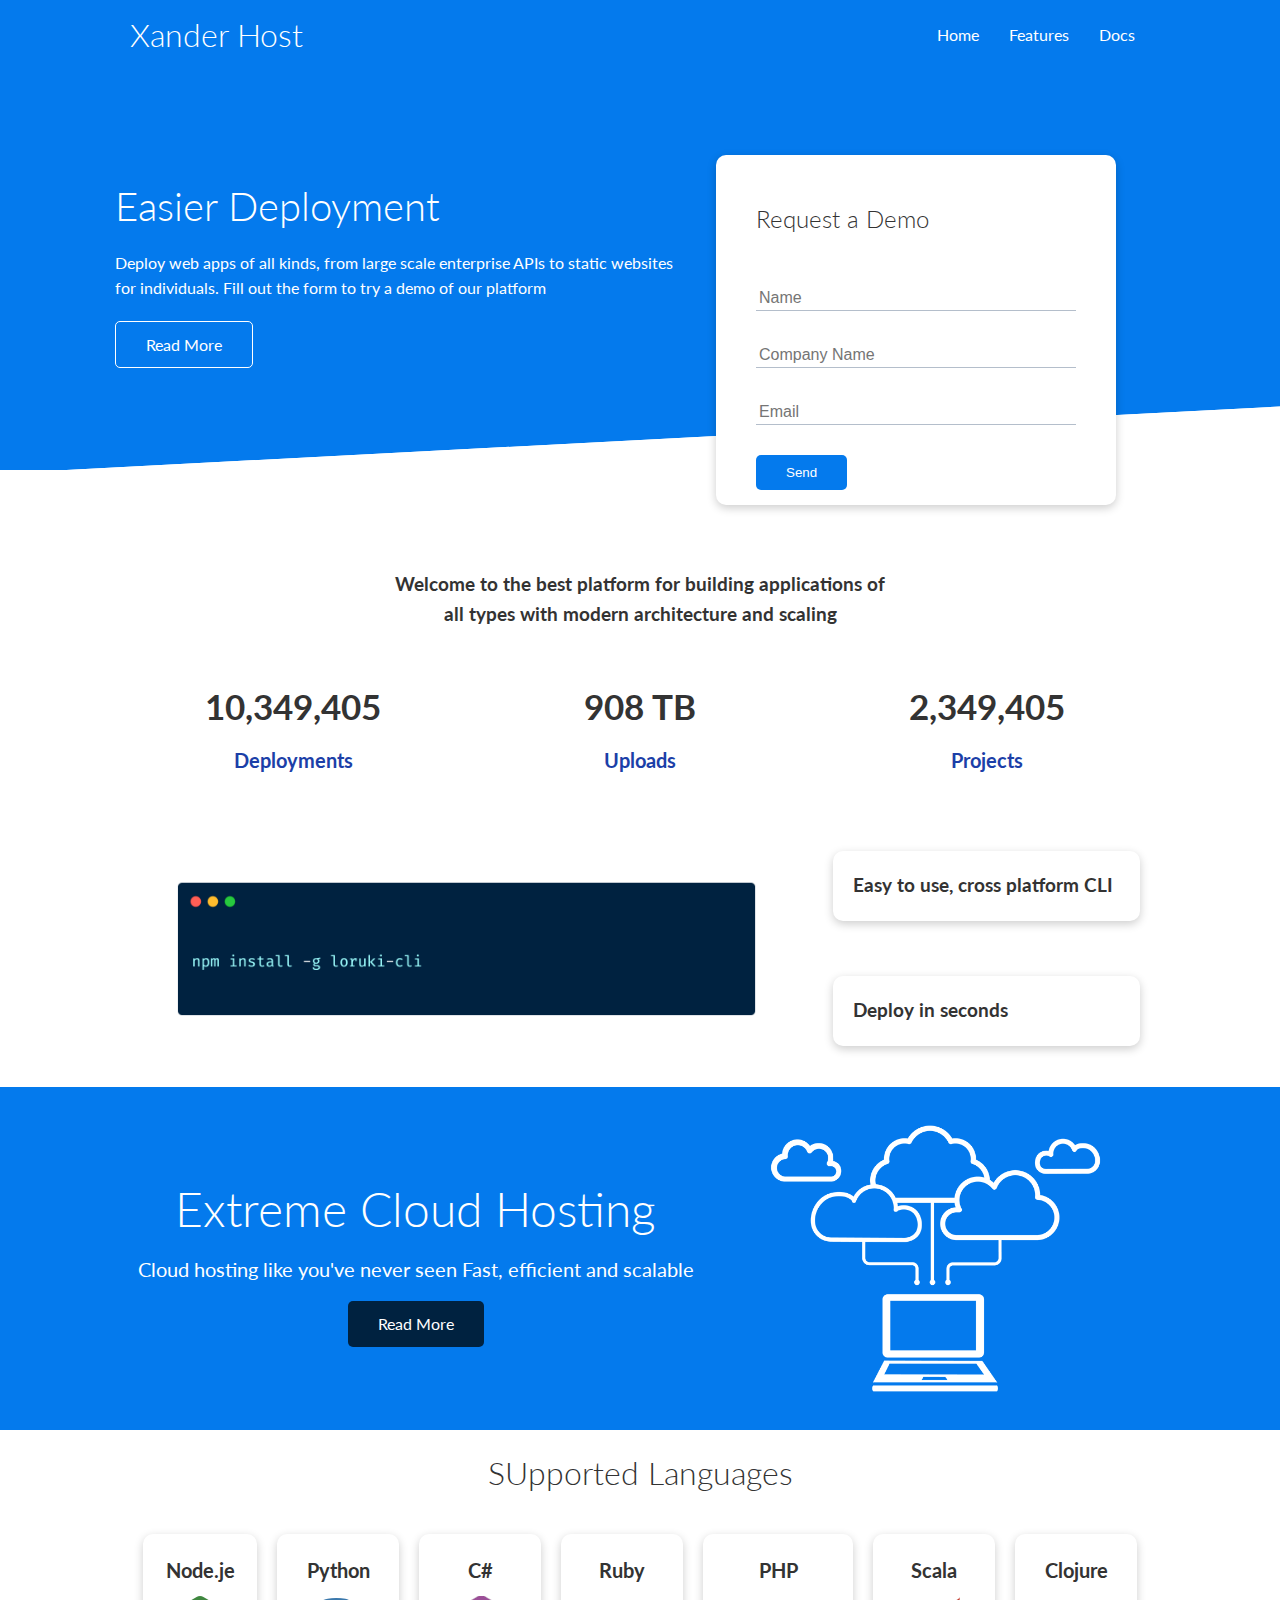
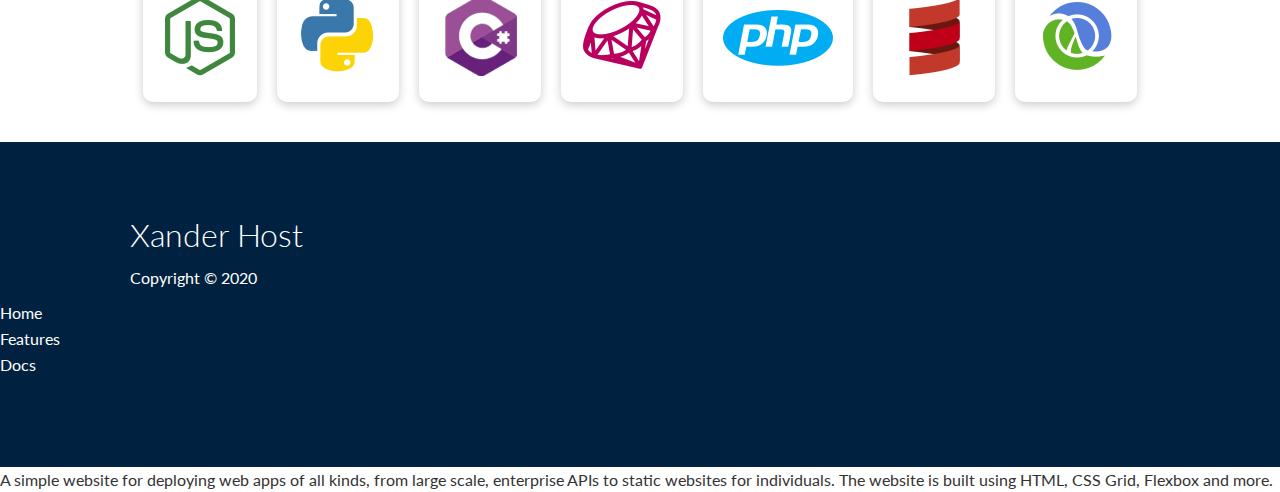
<file: index.html>
<!DOCTYPE html>
<html lang="en">
<head>
    <meta charset="UTF-8">
    <meta name="viewport" content="width=device-width, initial-scale=1.0">
    <link rel="stylesheet" href="https://cdnjs.cloudflare.com/ajax/libs/font-awesome/5.15.1/css/all.min.css" integrity="sha512-+4zCK9k+qNFUR5X+cKL9EIR+ZOhtIloNl9GIKS57V1MyNsYpYcUrUeQc9vNfzsWfV28IaLL3i96P9sdNyeRssA==" crossorigin="anonymous" />
    <link rel="stylesheet" href="css/utilities.css">
    <link rel="stylesheet" href="css/style.css">
    <title>Xander Host | Cloud Hosting For Everyone</title>
</head>
<body>
    <!-- Navbar -->
    <div class="navbar">
        <div class="container flex">
            <h1 class="logo"> Xander Host</h1>
            <nav>
                <ul>
                    <li><a href="index.html">Home</a></li>
                    <li><a href="features.html">Features</a></li>
                    <li><a href="docs.html">Docs</a></li>
                </ul>
            </nav>
        </div>
    </div>

    <!-- Showcase -->
    <section class="showcase">
        <div class="container grid">
            <div class="showcase-text">
                <h1>Easier Deployment</h1>
                <p>Deploy web apps of all kinds, from
                large scale enterprise APIs to static
                websites for individuals. Fill out the
                form to try a demo of our platform</p>
                <a href="features.html" class="btn btn-outline">Read More</a>
            </div>

            <div class="showcase-form card">
                <h2>Request a Demo</h2>
                <form name="contact" method="POST" netlify-honeypot="bot-field" data-netlify="true">
                    <input type="hidden" name="form-name" value="contact">
                    <p class="hidden">
                        <label>Don’t fill this out if you're human: <input name="bot-field" /></label>
                    </p>
                    <div class="form-control">
                        <input type="text" name="name" placeholder="Name" required>
                    </div>
                    <div class="form-control">
                        <input type="text" name="company" placeholder="Company Name" required>
                    </div>
                    <div class="form-control">
                        <input type="email" name="email" placeholder="Email" required>
                    </div>
                </form>
                <input type="submit" value="Send" class="btn btn-primary">
            </div>
        </div>
    </section>

    <!-- Stats -->
    <section class="stats">
        <div class="container">
            <h3 class="stats-heading text-center my-1">
                Welcome to the best platform for building applications of all types with modern architecture and scaling
            </h3>

            <div class="grid grid-3 text-center my-4">
                <div>
                    <i class="fas fa-server fa-3x"></i>
                    <h3>10,349,405</h3>
                    <p class="text-secondary">Deployments</p>
                </div>
                <div>
                    <i class="fas fa-upload fa-3x"></i>
                    <h3>908 TB</h3>
                    <p class="text-secondary">Uploads</p>
                </div>
                <div>
                    <i class="fas fa-project-diagram fa-3x"></i>
                    <h3>2,349,405</h3>
                    <p class="text-secondary">Projects</p>
                </div>
            </div>
        </div>
    </section>

    <!-- Cli -->
    <section class="cli">
        <div class="container grid">
            <img src="images/cli.png" alt="">
            <div class="card">
                <h3>Easy to use, cross platform CLI</h3>
            </div>
            <div class="card">
                <h3>Deploy in seconds</h3>
            </div>
        </div>
    </section>

    <!-- Cloud -->
    <section class="cloud bg-primary my-2 py-2">
        <div class="container grid">
            <div class="text-center">
                <h2 class="lg">Extreme Cloud Hosting</h2>
                <p class="lead my-1">Cloud hosting like you've never seen
                Fast, efficient and scalable</p>
                <a href="features.html" class="btn btn-dark">Read More</a>
            </div>
            <img src="images/cloud.png" alt="">
        </div>
    </section>

    <!-- Languages -->
    <section class="languages">
        <h2 class="md text-center my-2">
            SUpported Languages
        </h2>
        <div class="container flex">
            <div class="card">
                <h4>Node.je</h4>
                <img src="images/logos/node.png" alt="">
            </div>
            <div class="card">
                <h4>Python</h4>
                <img src="images/logos/python.png" alt="">
              </div>
              <div class="card">
                <h4>C#</h4>
                <img src="images/logos/csharp.png" alt="">
              </div>
              <div class="card">
                <h4>Ruby</h4>
                <img src="images/logos/ruby.png" alt="">
              </div>
              <div class="card">
                <h4>PHP</h4>
                <img src="images/logos/php.png" alt="">
              </div>
              <div class="card">
                <h4>Scala</h4>
                <img src="images/logos/scala.png" alt="">
              </div>
              <div class="card">
                <h4>Clojure</h4>
                <img src="images/logos/clojure.png" alt="">
              </div>
        </div>
    </section>

    <!-- Footer -->
    <footer class="footer bg-dark py-5">
        <div class="container grid grid-3">
            <div>
                <h1>Xander Host</h1>
                <p>Copyright &copy; 2020</p>
            </div>
        </div>
        <nav>
            <ul>
                <li><a href="index.html"></a>Home</li>
                <li><a href="features.html"></a>Features</li>
                <li><a href="docs.html"></a>Docs</li>
            </ul>
        </nav>
        <div class="social">
            <a href="#"><i class="fab fa-github fa-2x"></i></a>
            <a href="#"><i class="fab fa-facebook fa-2x"></i></a>
            <a href="#"><i class="fab fa-linkedin fa-2x"></i></a>
            <a href="#"><i class="fab fa-twitter fa-2x"></i></a>
        </div>
    </footer>
</body>
</html>

A simple website for deploying web apps of all kinds, from large scale, enterprise APIs to static websites for individuals. The website is built using HTML, CSS Grid, Flexbox and more.
</file>
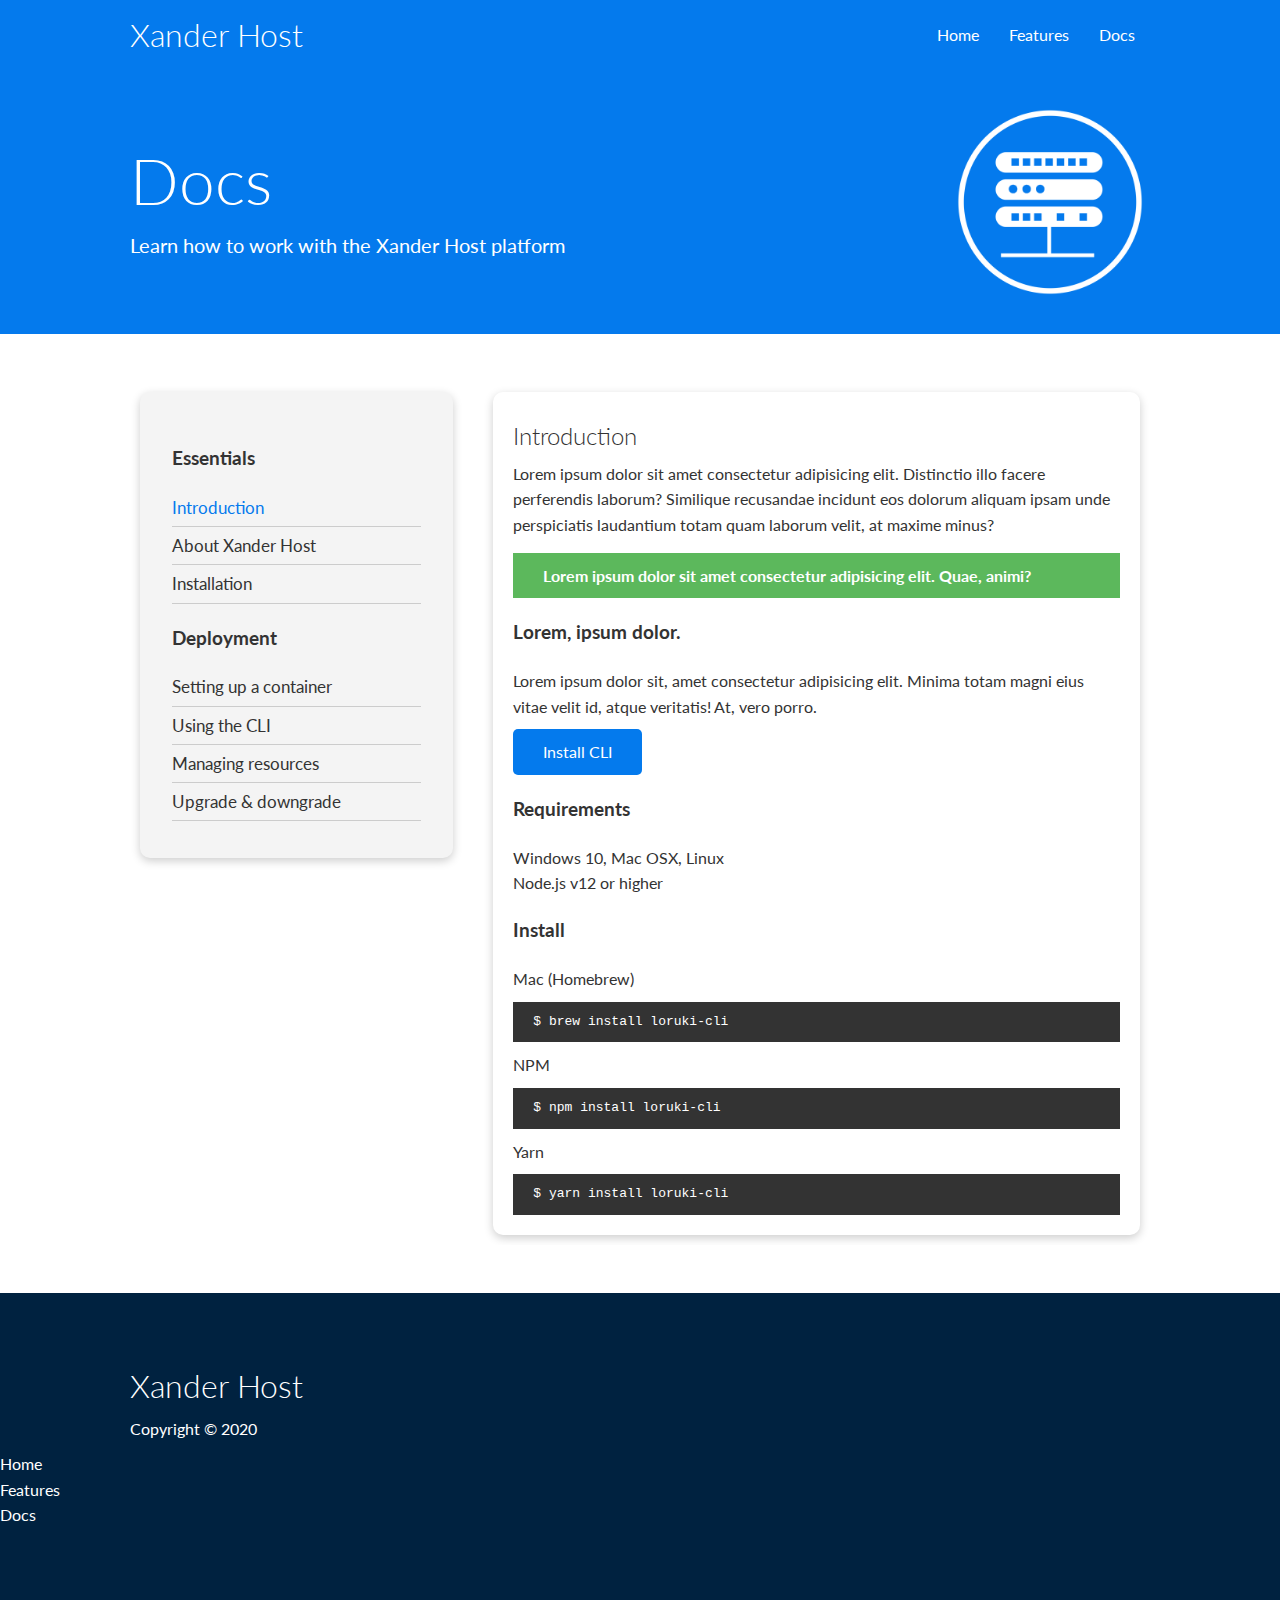
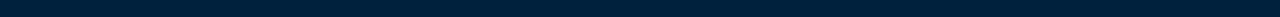
<file: docs.html>
<!DOCTYPE html>
<html lang="en">
<head>
    <meta charset="UTF-8">
    <meta name="viewport" content="width=device-width, initial-scale=1.0">
    <link rel="stylesheet" href="https://cdnjs.cloudflare.com/ajax/libs/font-awesome/5.15.1/css/all.min.css" integrity="sha512-+4zCK9k+qNFUR5X+cKL9EIR+ZOhtIloNl9GIKS57V1MyNsYpYcUrUeQc9vNfzsWfV28IaLL3i96P9sdNyeRssA==" crossorigin="anonymous" />
    <link rel="stylesheet" href="css/utilities.css">
    <link rel="stylesheet" href="css/style.css">
    <title>Xander Host | Cloud Hosting For Everyone</title>
</head>
<body>
    <!-- Navbar -->
    <div class="navbar">
        <div class="container flex">
            <h1 class="logo"> Xander Host</h1>
            <nav>
                <ul>
                    <li><a href="index.html">Home</a></li>
                    <li><a href="features.html">Features</a></li>
                    <li><a href="docs.html">Docs</a></li>
                </ul>
            </nav>
        </div>
    </div>

   <!-- Head -->
   <section class="docs-head bg-primary py-3">
       <div class="container grid">
           <div>
               <h1 class="xl">Docs</h1>
               <p class="lead">
                Learn how to work with the Xander Host platform
               </p>
           </div>
           <img src="images/server.png" alt="">
       </div>
   </section>

   <!-- Docs main -->
   <section class="docs-main my-4">
    <div class="container grid">
        <div class="card bg-light p-3">
            <h3 class="my-2">Essentials</h3>
            <nav>
                <ul>
                    <li><a class="text-primary" href="#">Introduction</a></li>
                    <li><a href="#">About Xander Host</a></li>
                    <li><a href="#">Installation</a></li>
                </ul>
            </nav>

            <h3 class="my-2">Deployment</h3>
            <nav>
                <ul>
                    <li><a href="#">Setting up a container</a></li>
                        <li><a href="#">Using the CLI</a></li>
                        <li><a href="#">Managing resources</a></li>
                        <li><a href="#">Upgrade & downgrade</a></li>
                </ul>
            </nav>
        </div>
        <div class="card">
            <h2>Introduction</h2>
            <p>Lorem ipsum dolor sit amet consectetur adipisicing elit. Distinctio illo facere perferendis laborum? Similique recusandae incidunt eos dolorum aliquam ipsam unde perspiciatis laudantium totam quam laborum velit, at maxime minus?</p>

            <div class="alert alert-success">
                <i class="fas fa-info"></i> Lorem ipsum dolor sit amet consectetur adipisicing elit. Quae, animi?
            </div>

            <h3>Lorem, ipsum dolor.</h3>
            <p>Lorem ipsum dolor sit, amet consectetur adipisicing elit. Minima totam magni eius vitae velit id, atque veritatis! At, vero porro.</p>
            <a href="#" class="btn btn-primary">Install CLI</a>

            <h3>Requirements</h3>
            <ul>
                <li>Windows 10, Mac OSX, Linux</li>
                <li>Node.js v12 or higher</li>
            </ul>

            <h3>Install</h3>
            <p>Mac (Homebrew)</p>
            <pre><code>$ brew install loruki-cli</code></pre>
            <p>NPM</p>
            <pre><code>$ npm install loruki-cli</code></pre>
            <p>Yarn</p>
            <pre><code>$ yarn install loruki-cli</code></pre>
            </div>
        </div>
    </div>
</section>

    <!-- Footer -->
    <footer class="footer bg-dark py-5">
        <div class="container grid grid-3">
            <div>
                <h1>Xander Host</h1>
                <p>Copyright &copy; 2020</p>
            </div>
        </div>
        <nav>
            <ul>
                <li><a href="index.html"></a>Home</li>
                <li><a href="features.html"></a>Features</li>
                <li><a href="docs.html"></a>Docs</li>
            </ul>
        </nav>
        <div class="social">
            <a href="#"><i class="fab fa-github fa-2x"></i></a>
            <a href="#"><i class="fab fa-facebook fa-2x"></i></a>
            <a href="#"><i class="fab fa-linkedin fa-2x"></i></a>
            <a href="#"><i class="fab fa-twitter fa-2x"></i></a>
        </div>
    </footer>
</body>
</html>
</file>
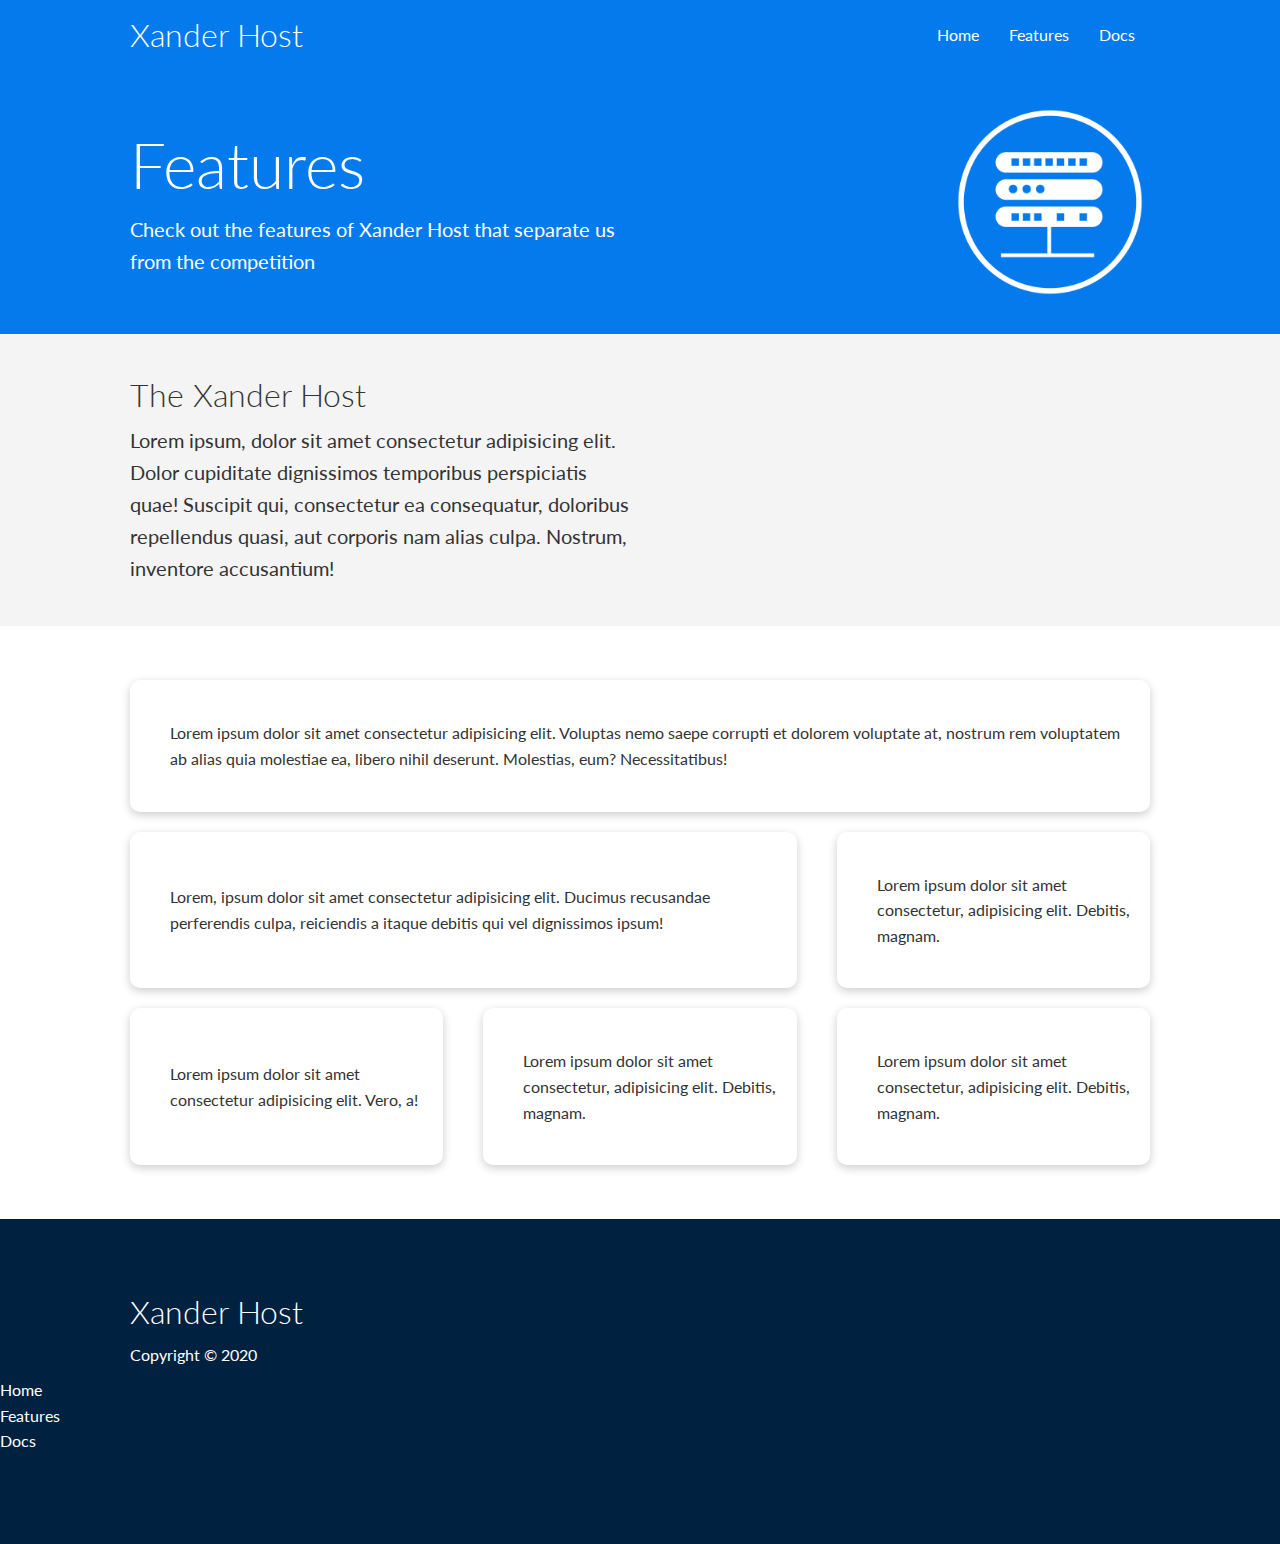
<file: features.html>
<!DOCTYPE html>
<html lang="en">
<head>
    <meta charset="UTF-8">
    <meta name="viewport" content="width=device-width, initial-scale=1.0">
    <link rel="stylesheet" href="https://cdnjs.cloudflare.com/ajax/libs/font-awesome/5.15.1/css/all.min.css" integrity="sha512-+4zCK9k+qNFUR5X+cKL9EIR+ZOhtIloNl9GIKS57V1MyNsYpYcUrUeQc9vNfzsWfV28IaLL3i96P9sdNyeRssA==" crossorigin="anonymous" />
    <link rel="stylesheet" href="css/utilities.css">
    <link rel="stylesheet" href="css/style.css">
    <title>Xander Host | Cloud Hosting For Everyone</title>
</head>
<body>
    <!-- Navbar -->
    <div class="navbar">
        <div class="container flex">
            <h1 class="logo"> Xander Host</h1>
            <nav>
                <ul>
                    <li><a href="index.html">Home</a></li>
                    <li><a href="features.html">Features</a></li>
                    <li><a href="docs.html">Docs</a></li>
                </ul>
            </nav>
        </div>
    </div>

   <!-- Head -->
   <section class="features-head bg-primary py-3">
       <div class="container grid">
           <div>
               <h1 class="xl">Features</h1>
               <p class="lead">
                   Check out the features of Xander Host that
                   separate us from the competition
               </p>
           </div>
           <img src="images/server.png" alt="">
       </div>
   </section>

   <!-- Sub Head -->
   <section class="features-sub-head bg-light py-3">
       <div class="container grid">
           <div>
               <h1 class="md">The Xander Host</h1>
               <p class="lead">
                Lorem ipsum, dolor sit amet consectetur 
                adipisicing elit. Dolor cupiditate 
                dignissimos temporibus perspiciatis quae! 
                Suscipit qui, consectetur ea consequatur, 
                doloribus repellendus quasi, aut corporis 
                nam alias culpa. Nostrum, inventore accusantium!
               </p>
           </div>
       </div>
   </section>

   <section class="features-main my-2">
        <div class="container grid grid-3">
            <div class="card flex">
                <i class="fas fa-server fa-3x"></i>
                <p>Lorem ipsum dolor sit amet consectetur adipisicing elit. Voluptas nemo saepe corrupti et dolorem voluptate at, nostrum rem voluptatem ab alias quia molestiae ea, libero nihil deserunt. Molestias, eum? Necessitatibus!</p>
            </div>
            <div class="card flex">
                <i class="fas fa-network-wired fa-3x"></i>
                <p>
                    Lorem, ipsum dolor sit amet consectetur adipisicing elit. Ducimus
                    recusandae perferendis culpa, reiciendis a itaque debitis qui vel
                    dignissimos ipsum!
                </p>
            </div>
            <div class="card flex">
                <i class="fas fa-laptop-code fa-3x"></i>
                <p>
                    Lorem ipsum dolor sit amet consectetur, adipisicing elit. Debitis,
                    magnam.
                </p>
            </div>
            <div class="card flex">
                <i class="fas fa-database fa-3x"></i>
                <p>
                    Lorem ipsum dolor sit amet consectetur adipisicing elit. Vero, a!
                </p>
            </div>
            <div class="card flex">
                <i class="fas fa-power-off fa-3x"></i>
                <p>
                    Lorem ipsum dolor sit amet consectetur, adipisicing elit. Debitis,
                    magnam.
                </p>
            </div>
            <div class="card flex">
                <i class="fas fa-upload fa-3x"></i>
                <p>
                    Lorem ipsum dolor sit amet consectetur, adipisicing elit. Debitis,
                    magnam.
                </p>
            </div>
        </div>
    </section>

    <!-- Footer -->
    <footer class="footer bg-dark py-5">
        <div class="container grid grid-3">
            <div>
                <h1>Xander Host</h1>
                <p>Copyright &copy; 2020</p>
            </div>
        </div>
        <nav>
            <ul>
                <li><a href="index.html"></a>Home</li>
                <li><a href="features.html"></a>Features</li>
                <li><a href="docs.html"></a>Docs</li>
            </ul>
        </nav>
        <div class="social">
            <a href="#"><i class="fab fa-github fa-2x"></i></a>
            <a href="#"><i class="fab fa-facebook fa-2x"></i></a>
            <a href="#"><i class="fab fa-linkedin fa-2x"></i></a>
            <a href="#"><i class="fab fa-twitter fa-2x"></i></a>
        </div>
    </footer>
</body>
</html>
</file>
<file: css/utilities.css>
.container {
    max-width: 1100px;
    margin: 0 auto;
    overflow: auto;
    padding: 0 40px;
  }
  
  .card {
    background-color: #fff;
    color: #333;
    border-radius: 10px;
    box-shadow: 0 3px 10px rgba(0, 0, 0, 0.2);
    padding: 20px;
    margin: 10px;
  }
  
  .btn {
    display: inline-block;
    padding: 10px 30px;
    cursor: pointer;
    background: var(--primary-color);
    color: #fff;
    border: none;
    border-radius: 5px;
  }
  
  .btn-outline {
    background-color: transparent;
    border: 1px #fff solid;
  }
  
  .btn:hover {
    transform: scale(0.98);
  }
  
  /* Backgrounds & colored buttons */
  .bg-primary,
  .btn-primary {
    background-color: var(--primary-color);
    color: #fff;
  }
  
  .bg-secondary,
  .btn-secondary {
    background-color: var(--secondary-color);
    color: #fff;
  }
  
  .bg-dark,
  .btn-dark {
    background-color: var(--dark-color);
    color: #fff;
  }
  
  .bg-light,
  .btn-light {
    background-color: var(--light-color);
    color: #333;
  }
  
  .bg-primary a,
  .btn-primary a,
  .bg-secondary a,
  .btn-secondary a,
  .bg-dark a,
  .btn-dark a {
    color: #fff;
  }
  
  /* Text colors */
  .text-primary {
    color: var(--primary-color);
  }
  
  .text-secondary {
    color: var(--secondary-color);
  }
  
  .text-dark {
    color: var(--dark-color);
  }
  
  .text-light {
    color: var(--light-color);
  }
  
  /* Text sizes */
  .lead {
    font-size: 20px;
  }
  
  .sm {
    font-size: 1rem;
  }
  
  .md {
    font-size: 2rem;
  }
  
  .lg {
    font-size: 3rem;
  }
  
  .xl {
    font-size: 4rem;
  }
  
  .text-center {
    text-align: center;
  }
  
  /* Alert */
  .alert {
    background-color: var(--light-color);
    padding: 10px 20px;
    font-weight: bold;
    margin: 15px 0;
  }
  
  .alert i {
    margin-right: 10px;
  }
  
  .alert-success {
    background-color: var(--success-color);
    color: #fff;
  }
  
  .alert-error {
    background-color: var(--error-color);
    color: #fff;
  }
  
  .flex {
    display: flex;
    justify-content: center;
    align-items: center;
    height: 100%;
  }
  
  .grid {
    display: grid;
    grid-template-columns: repeat(2, 1fr);
    gap: 20px;
    justify-content: center;
    align-items: center;
    height: 100%;
  }
  
  .grid-3 {
    grid-template-columns: repeat(3, 1fr);
  }
  
  /* Margin */
  .my-1 {
    margin: 1rem 0;
  }
  
  .my-2 {
    margin: 1.5rem 0;
  }
  
  .my-3 {
    margin: 2rem 0;
  }
  
  .my-4 {
    margin: 3rem 0;
  }
  
  .my-5 {
    margin: 4rem 0;
  }
  
  .m-1 {
    margin: 1rem;
  }
  
  .m-2 {
    margin: 1.5rem;
  }
  
  .m-3 {
    margin: 2rem;
  }
  
  .m-4 {
    margin: 3rem;
  }
  
  .m-5 {
    margin: 4rem;
  }
  
  /* Padding */
  .py-1 {
    padding: 1rem 0;
  }
  
  .py-2 {
    padding: 1.5rem 0;
  }
  
  .py-3 {
    padding: 2rem 0;
  }
  
  .py-4 {
    padding: 3rem 0;
  }
  
  .py-5 {
    padding: 4rem 0;
  }
  
  .p-1 {
    padding: 1rem;
  }
  
  .p-2 {
    padding: 1.5rem;
  }
  
  .p-3 {
    padding: 2rem;
  }
  
  .p-4 {
    padding: 3rem;
  }
  
  .p-5 {
    padding: 4rem;
  }
</file>
<file: css/style.css>
@import url('https://fonts.googleapis.com/css2?family=Lato:wght@300&display=swap');

:root {
    --primary-color: #047aed;
    --secondary-color: #1c3fa8;
    --dark-color: #002240;
    --light-color: #f4f4f4;
    --success-color: #5cb85c;
    --error-color: #d9534f;
}

* {
    box-sizing: border-box;
    padding: 0;
    margin: 0;
}

body {
    font-family: 'Lato', sans-serif;
    color: #333;
    line-height: 1.6;
}

ul {
    list-style: none;
}

a {
    text-decoration: none;
    color: #333;
}

h1, h2 {
    font-weight: 300;
    line-height: 1.2;
    margin: 10px 0;
}

p {
    margin: 10px 0;
}

img {
    width: 100%;
}

code, pre {
    background: #333;
    color: #fff;
    padding: 10px;
}

.hidden {
    visibility: hidden;
    height: 0;
}

/* Navbar */
.navbar {
    background-color: var(--primary-color);
    color: #fff;
    height: 70px;
}

.navbar ul {
    display: flex;
}

.navbar a {
    color: #fff;
    padding: 10px;
    margin: 0 5px;
}

.navbar a:hover {
    border-bottom: 2px #fff solid;
}

.navbar .flex {
    justify-content: space-between;
}

/* Showcase */
.showcase {
    height: 400px;
    background-color: var(--primary-color);
    color: #fff;
    position: relative;
}

.showcase h1 {
    font-size: 40px;
}

.showcase p {
    margin: 20px 0;
}

.showcase .grid {
    overflow: visible;
    grid-template-columns: 55% 45%;
    gap: 30px;
}

.showcase-text {
    animation: slideInFromLeft 1s ease-in;
}

.showcase-form {
    position: relative;
    top: 60px;
    height: 350px;
    width: 400px;
    padding: 40px;
    z-index: 100;
    animation: slideInFromRight 1s ease-in;
}

.showcase-form .form-control {
    margin: 30px 0;
}

.showcase-form input[type='text'],
.showcase-form input[type='email'] {
    border: 0;
    border-bottom: 1px solid #b4becb;
    width: 100%;
    padding: 3px;
    font-size: 16px;
}

.showcase-form input:focus {
    outline: none;
}

.showcase::before,
.showcase::after {
    content: '';
    position: absolute;
    height: 100px;
    bottom: -70px;
    right: 0;
    left: 0;
    background: #fff;
    transform: skewY(-3deg);
    -webkit-transform: skewY(-3deg);
    -moz-transform: skewY(-3deg);
    -ms-transform: skewY(-3deg);
}

/* Stats */
.stats {
    padding-top: 100px;
    animation: slideInFromBottom 1s ease-in;
}

.stats-heading {
    max-width: 500px;
    margin: auto;
}

.stats .grid h3 {
    font-size: 35px;
} 

.stats .grid p {
    font-size: 20px;
    font-weight: bold;
}

/* Cli */
.cli .grid {
    grid-template-columns: repeat(3, 1fr);
    grid-template-rows: repeat(2, 1fr);
}

.cli .grid > *:first-child {
    grid-column: 1 / span 2;
    grid-row: 1 / span 2;
}

/* Cloud */
.cloud .grid {
    grid-template-columns: 4fr 3fr;
}

/* Languages */
.languages .flex {
    flex-wrap: wrap;
}

.languages .card {
    text-align: center;
    margin: 18px 10px 40px;
    transition: transform 0.2s ease-in;
}

.languages .card h4 {
    font-size: 20px;
    margin-bottom: 10px;
}

.languages .card:hover {
    transform: translateY(-15px);
}

/* Features */
.features-head img, 
.docs-head img {
    width: 200px;
    justify-self: flex-end;
}
 
.features-sun-head {
    width: 300px;
    justify-self: flex;
}

.features-main .card > i {
    margin-right: 20px;
}

.features-main .grid {
    padding: 30px;
}

.features-main .grid > *:first-child {
    grid-column: 1 / span 3;
}

.features-main .grid > *:nth-child(2) {
    grid-column: 1 / span 2;
}

/* Docs */
.docs-main h3 {
    margin: 20px 0;
  }
  
  .docs-main .grid {
    grid-template-columns: 1fr 2fr;
    align-items: flex-start;
  }
  
  .docs-main nav li {
    font-size: 17px;
    padding-bottom: 5px;
    margin-bottom: 5px;
    border-bottom: 1px #ccc solid;
  }
  
  .docs-main a:hover {
    font-weight: bold;
  }
  

/* Footer */
.footer .social a {
    margin: 0 10px;
}


/* Animations */
@keyframes slideInFromLeft {
    0% {
        transform: translateX(-100%);
    }

    100% {
        transform: translateX(0%);
    }
}

@keyframes slideInFromRight {
    0% {
        transform: translateX(+100%);
    }

    100% {
        transform: translateX(0%);
    }
}

@keyframes slideInFromTop {
    0% {
        transform: translateY(-100%);
    }

    100% {
        transform: translateX(0%);
    }
}

@keyframes slideInFromBottom {
    0% {
        transform: translateY(+100%);
    }

    100% {
        transform: translateX(0%);
    }
}


/*** Media Queries ***/


/*Tablets and Under*/
@media(max-width: 768px){
    .grid,
    .showcase .grid,
    .stats .grid,
    .cli .grid,
    .cloud .grid,
    .features-main .grid,
    .docs-main .grid {
        grid-template-columns: 1fr;
        grid-template-rows: 1fr;
    }

    .showcase {
        height: auto;
    }

    .showcase-text {
        text-align: center;
        margin-top: 40px;
        animation: slideInFromTop 1s ease-in;
    }

    .showcase-form {
        justify-self: center;
        margin: auto;
        animation: slideInFromBottom 1s ease-in;
    }

    .cli .grid > *:first-child {
        grid-column: 1;
        grid-row: 1;
    }

    .features-head,
    .features-sun-head,
    .docs-head {
        text-align: center;
    }

    .features-head img,
    .features-sun-head img,
    .docs-head img {
        justify-self: center;
    }

    .features-main .grid > *:first-child,
    .features-main .grid > *:nth-child(2) {
       grid-column: 1; 
    }
}

/* Mobile */
@media(max-width: 500px){
    .navbar {
        height: 110px;
    }

    .navbar .flex {
        flex-direction: column;
    }

    .navbar ul {
        padding: 10px;
        background-color: rgba(0, 0, 0, 0.1)
    }
}
</file>
